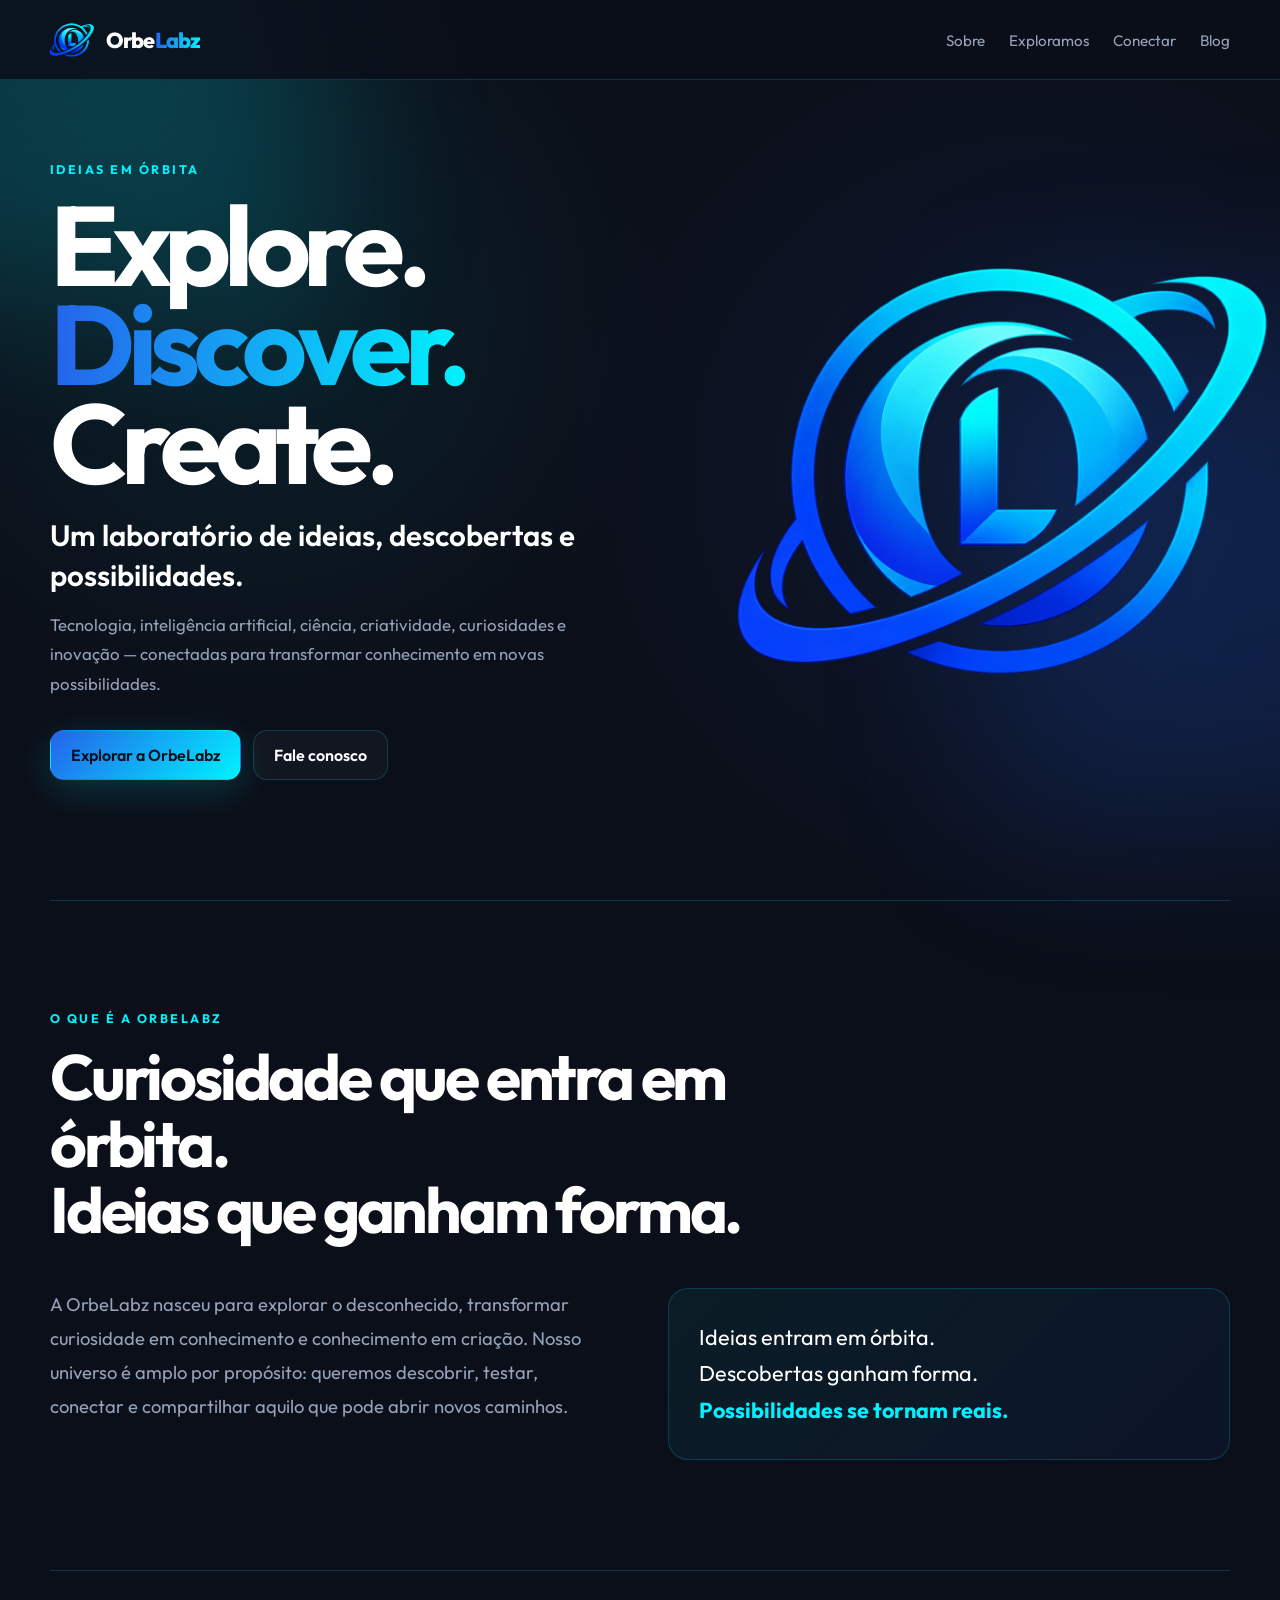
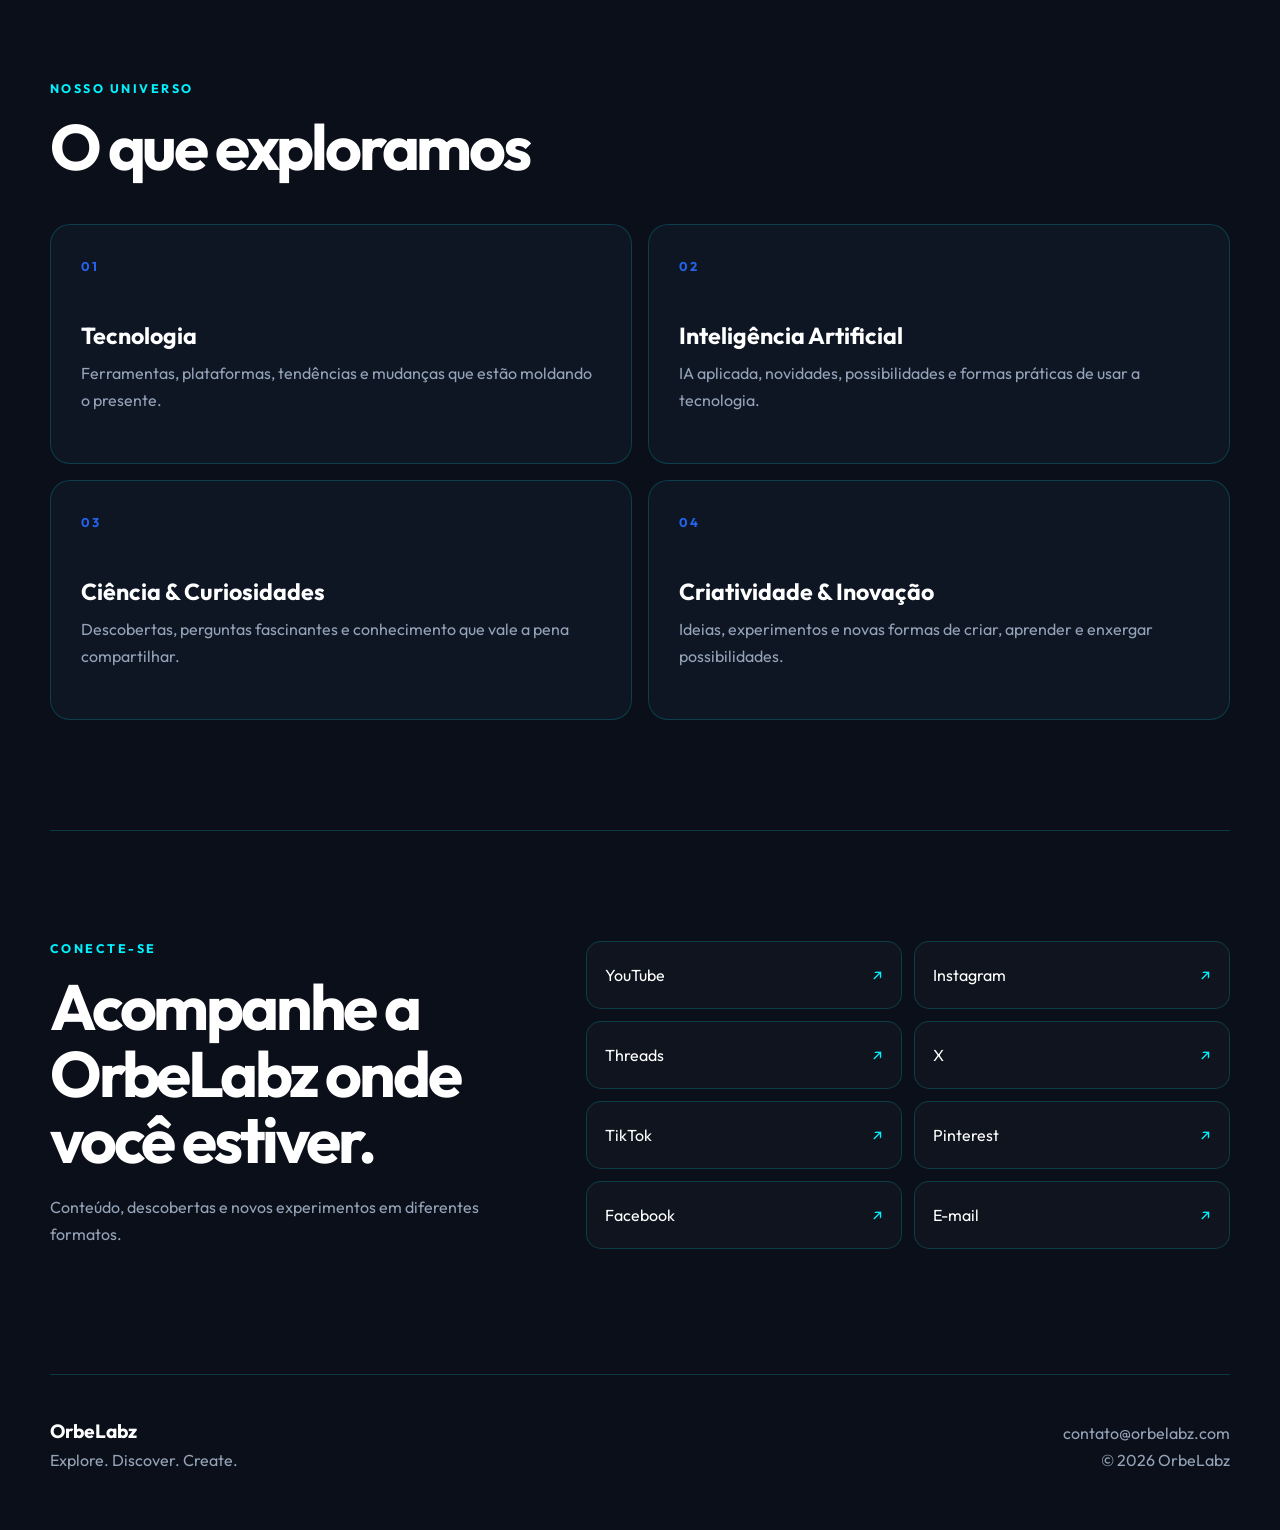
<file: index.html>
<!doctype html>
<html prefix="og: https://ogp.me/ns#" lang="pt-BR">
<head>
  <meta charset="utf-8" />
  <meta name="viewport" content="width=device-width, initial-scale=1" />
  <meta name="theme-color" content="#0B0F19" />
  <meta name="description" content="OrbeLabz — um laboratório de ideias, descobertas e possibilidades. Explore tecnologia, IA, ciência, criatividade, curiosidades e inovação." />
    <link rel="canonical" href="https://orbelabz.com/" />
  <meta property="og:title" content="OrbeLabz — Explore. Discover. Create." />
  <meta property="og:description" content="Um laboratório de ideias, descobertas e possibilidades. Tecnologia, IA, ciência e criatividade." />
  <meta property="og:type" content="website" />
  <meta property="og:site_name" content="OrbeLabz" />
  <meta property="og:locale" content="pt_BR" />
  <meta property="og:url" content="https://orbelabz.com/" />
  <meta property="og:image" content="https://orbelabz.com/social-orbelabz-v2.jpg" />
  <meta property="og:image:secure_url" content="https://orbelabz.com/social-orbelabz-v2.jpg" />
  <meta property="og:image:type" content="image/jpeg" />
  <meta property="og:image:width" content="1200" />
  <meta property="og:image:height" content="630" />
  <meta property="og:image:alt" content="OrbeLabz: Explore. Discover. Create., com a logo oficial orbital em azul e ciano." />
  <meta name="twitter:card" content="summary_large_image" />
  <meta name="twitter:site" content="@orbelabz" />
  <meta name="twitter:title" content="OrbeLabz — Explore. Discover. Create." />
  <meta name="twitter:description" content="Um laboratório de ideias, descobertas e possibilidades. Tecnologia, IA, ciência e criatividade." />
  <meta name="twitter:image" content="https://orbelabz.com/social-orbelabz-v2.jpg" />
  <meta name="twitter:image:alt" content="OrbeLabz: Explore. Discover. Create., com a logo oficial orbital em azul e ciano." />
  <title>OrbeLabz — Explore. Discover. Create.</title>
  
  
  
  
  
  <link rel="stylesheet" href="assets/font-local.css">
  <link rel="stylesheet" href="styles.css?v=c0db048" /><link rel="stylesheet" href="brand-colors.css?v=brand2-20261017"><link rel="stylesheet" href="logo.css?v=brand2-20261017">
<link rel="icon" href="orbelabz-favicon.ico?v=brand2-20261017" sizes="16x16 32x32 48x48">
<link rel="icon" href="orbelabz-favicon.svg?v=brand2-20261017" type="image/svg+xml" sizes="any">
<link rel="apple-touch-icon" href="orbelabz-apple-touch-icon.png?v=brand2-20261017" sizes="180x180"><meta name="application-name" content="OrbeLabz"></head>
<body>
  <div class="ambient ambient-one" aria-hidden="true"></div>
  <div class="ambient ambient-two" aria-hidden="true"></div>

  <header class="site-header">
    <a class="brand" href="https://orbelabz.com/" aria-label="OrbeLabz — página inicial">
      <span class="brand-mark" aria-hidden="true">
        <img src="assets/logo-oficial.png" alt="" width="44" height="44" />
      </span>
      <span class="brand-name"><span class="brand-orbe">Orbe</span><span class="brand-labz">Labz</span></span>
    </a>
    <nav class="nav" aria-label="Navegação principal">
      <a href="#sobre">Sobre</a>
      <a href="#exploramos">Exploramos</a>
      <a href="#conectar">Conectar</a>
      <a href="/blog/">Blog</a>
    </nav>
  </header>

  <main id="top">
    <section class="hero" aria-labelledby="hero-title">
      <div class="hero-copy">
        <p class="eyebrow">IDEIAS EM ÓRBITA</p>
        <h1 id="hero-title">Explore.<br /><span>Discover.</span><br />Create.</h1>
        <p class="hero-text">Um laboratório de ideias, descobertas e possibilidades.</p>
        <p class="hero-subtext">Tecnologia, inteligência artificial, ciência, criatividade, curiosidades e inovação — conectadas para transformar conhecimento em novas possibilidades.</p>
        <div class="hero-actions">
          <a class="button button-primary" href="#exploramos">Explorar a OrbeLabz</a>
          <a class="button button-secondary" href="mailto:contato@orbelabz.com">Fale conosco</a>
        </div>
      </div>

      <div class="hero-visual" aria-hidden="true"><span class="hero-logo-window"><img class="brand-symbol-new" src="assets/logo-oficial.png" width="1536" height="1024" alt=""></span></div>
    </section>

    <section class="section" id="sobre" aria-labelledby="sobre-title">
      <div class="section-heading">
        <p class="eyebrow">O QUE É A ORBELABZ</p>
        <h2 id="sobre-title">Curiosidade que entra em órbita.<br />Ideias que ganham forma.</h2>
      </div>
      <div class="about-grid">
        <p>A OrbeLabz nasceu para explorar o desconhecido, transformar curiosidade em conhecimento e conhecimento em criação. Nosso universo é amplo por propósito: queremos descobrir, testar, conectar e compartilhar aquilo que pode abrir novos caminhos.</p>
        <div class="statement">Ideias entram em órbita.<br />Descobertas ganham forma.<br /><strong>Possibilidades se tornam reais.</strong></div>
      </div>
    </section>

    <section class="section" id="exploramos" aria-labelledby="exploramos-title">
      <div class="section-heading">
        <p class="eyebrow">NOSSO UNIVERSO</p>
        <h2 id="exploramos-title">O que exploramos</h2>
      </div>
      <div class="cards">
        <article class="card"><span>01</span><h3>Tecnologia</h3><p>Ferramentas, plataformas, tendências e mudanças que estão moldando o presente.</p></article>
        <article class="card"><span>02</span><h3>Inteligência Artificial</h3><p>IA aplicada, novidades, possibilidades e formas práticas de usar a tecnologia.</p></article>
        <article class="card"><span>03</span><h3>Ciência & Curiosidades</h3><p>Descobertas, perguntas fascinantes e conhecimento que vale a pena compartilhar.</p></article>
        <article class="card"><span>04</span><h3>Criatividade & Inovação</h3><p>Ideias, experimentos e novas formas de criar, aprender e enxergar possibilidades.</p></article>
      </div>
    </section>

    <section class="section connect" id="conectar" aria-labelledby="conectar-title">
      <div class="connect-copy">
        <p class="eyebrow">CONECTE-SE</p>
        <h2 id="conectar-title">Acompanhe a OrbeLabz onde você estiver.</h2>
        <p>Conteúdo, descobertas e novos experimentos em diferentes formatos.</p>
      </div>
      <div class="social-grid">
        <a href="https://www.youtube.com/@orbelabz" rel="noopener noreferrer">YouTube <span>↗</span></a>
        <a href="https://www.instagram.com/orbelabz/" rel="noopener noreferrer">Instagram <span>↗</span></a>
        <a href="https://www.threads.net/@orbelabz" rel="noopener noreferrer">Threads <span>↗</span></a>
        <a href="https://x.com/orbelabz" rel="noopener noreferrer">X <span>↗</span></a>
        <a href="https://www.tiktok.com/@orbelabz" rel="noopener noreferrer">TikTok <span>↗</span></a>
        <a href="https://www.pinterest.com/orbelabz/" rel="noopener noreferrer">Pinterest <span>↗</span></a>
        <a href="https://www.facebook.com/orbelabz" rel="noopener noreferrer">Facebook <span>↗</span></a>
        <a href="mailto:contato@orbelabz.com">E-mail <span>↗</span></a>
      </div>
    </section>
  </main>

  <footer class="footer">
    <div>
      <strong>OrbeLabz</strong>
      <p>Explore. Discover. Create.</p>
    </div>
    <div class="footer-right">
      <a href="mailto:contato@orbelabz.com">contato@orbelabz.com</a>
      <span>© 2026 OrbeLabz</span>
    </div>
  </footer>
</body>
</html>
</file>
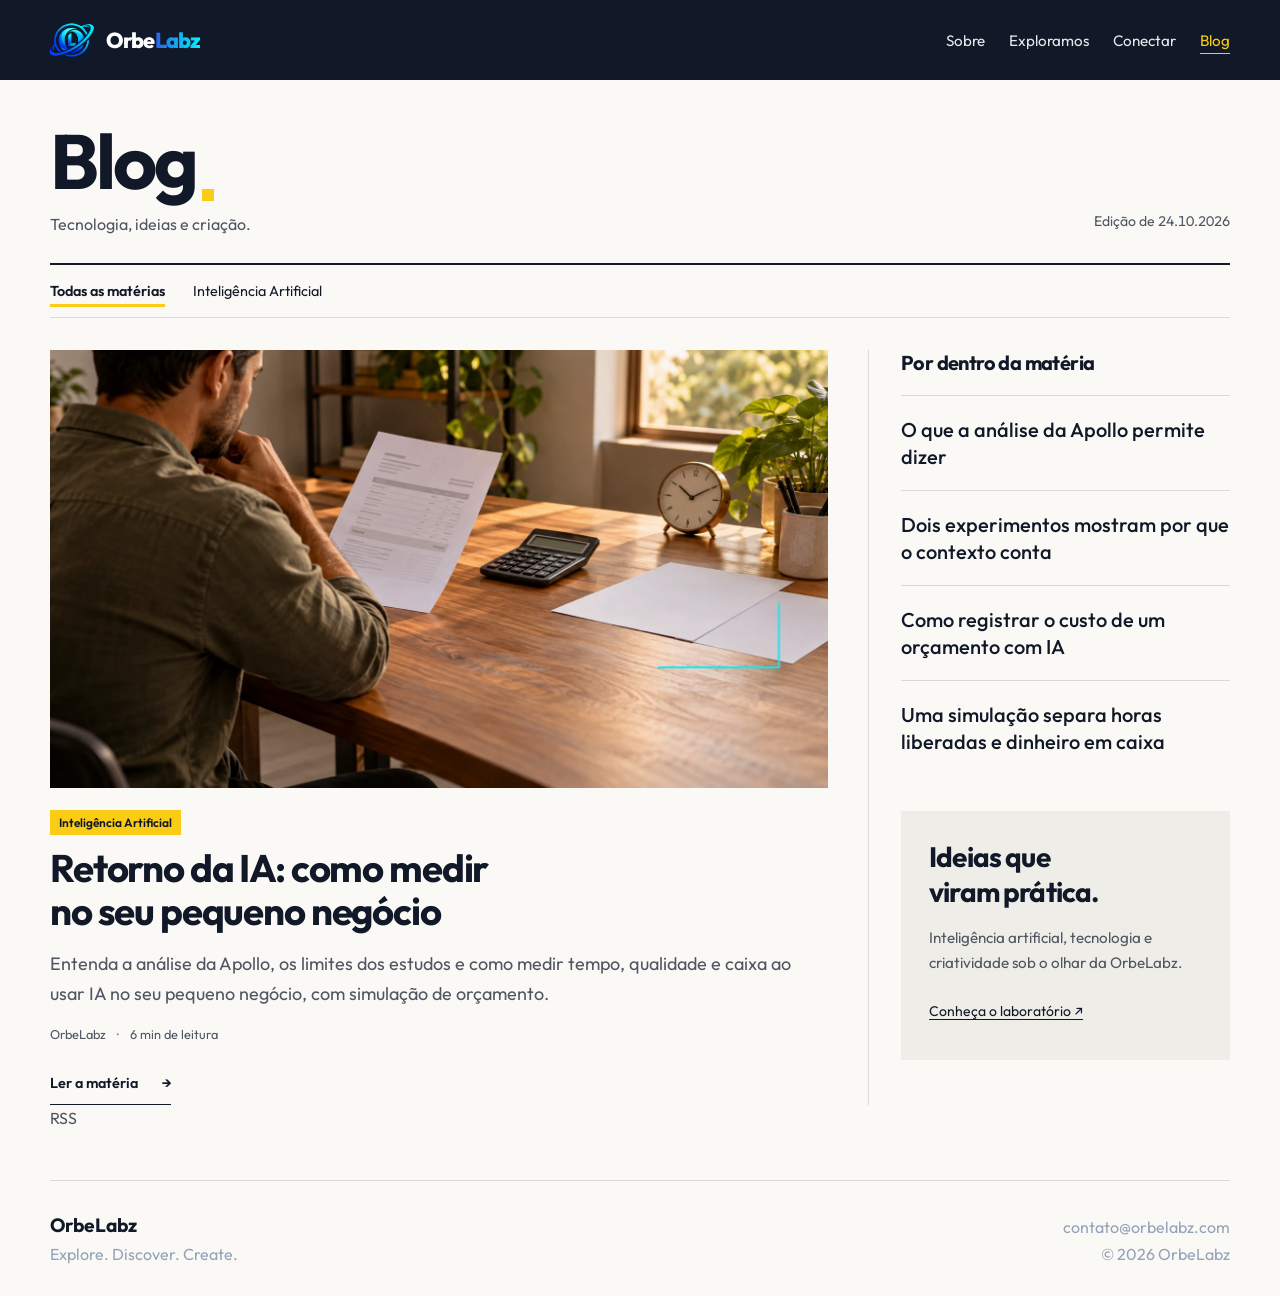
<file: blog/index.html>
<!doctype html><html lang="pt-BR"><head>
<meta charset="utf-8"><meta name="viewport" content="width=device-width, initial-scale=1">
<title>Blog | OrbeLabz</title><meta name="description" content="Ideias, tecnologia e criatividade no blog da OrbeLabz.">
<meta name="robots" content="index, follow"><link rel="canonical" href="https://orbelabz.com/blog/">
<meta property="og:title" content="Blog"><meta property="og:description" content="Ideias, tecnologia e criatividade no blog da OrbeLabz.">
<meta property="og:type" content="website"><meta property="og:url" content="https://orbelabz.com/blog/">
<meta property="og:image" content="https://orbelabz.com/social-orbelabz-v2.jpg"><meta property="og:locale" content="pt_BR">
<meta name="twitter:card" content="summary_large_image"><link rel="alternate" type="application/rss+xml" title="Blog OrbeLabz" href="/blog/rss.xml">
<link rel="icon" href="/orbelabz-favicon.ico"><link rel="stylesheet" href="/assets/font-local.css">
<link rel="stylesheet" href="/styles.css"><link rel="stylesheet" href="/brand-colors.css"><link rel="stylesheet" href="/logo.css"><link rel="stylesheet" href="/blog.css?v=19d55db0d14b">
</head><body class="blog-theme"><a class="blog-skip" href="#conteudo">Pular para o conteúdo</a><header class="site-header">
    <a class="brand" href="/" aria-label="OrbeLabz — página inicial">
      <span class="brand-mark" aria-hidden="true">
        <img src="/assets/logo-oficial.png" alt="" width="44" height="44" />
      </span>
      <span class="brand-name"><span class="brand-orbe">Orbe</span><span class="brand-labz">Labz</span></span>
    </a>
    <nav class="nav" aria-label="Navegação principal">
      <a href="/#sobre">Sobre</a>
      <a href="/#exploramos">Exploramos</a>
      <a href="/#conectar">Conectar</a>
      <a href="/blog/">Blog</a>
    </nav>
  </header>
<main id="conteudo" tabindex="-1" class="blog-page"><div class="edition-heading"><div><h1>Blog<span aria-hidden="true">.</span></h1><p>Tecnologia, ideias e criação.</p></div><p class="edition-date">Edição de <time datetime="2026-10-24T22:13:00-03:00">24.10.2026</time></p></div>
<nav class="blog-topics" aria-label="Assuntos do blog"><a href="/blog/" aria-current="page">Todas as matérias</a><a href="/blog/categoria/inteligencia-artificial/">Inteligência Artificial</a></nav>
<div class="edition-grid"><section class="lead-story" aria-labelledby="lead-title"><a class="lead-image" href="/blog/retorno-ia-pequeno-negocio/" tabindex="-1" aria-hidden="true"><img src="/assets/retorno-ia-pequeno-negocio/capa.webp" alt="" width="1920" height="1080" fetchpriority="high"></a>
<div class="story-label"><a href="/blog/categoria/inteligencia-artificial/">Inteligência Artificial</a></div>
<h2 id="lead-title"><a href="/blog/retorno-ia-pequeno-negocio/">Retorno da IA: como medir no seu pequeno negócio</a></h2><p class="lead-description">Entenda a análise da Apollo, os limites dos estudos e como medir tempo, qualidade e caixa ao usar IA no seu pequeno negócio, com simulação de orçamento.</p><p class="byline">OrbeLabz <span>·</span> 6 min de leitura</p><a class="read-story" href="/blog/retorno-ia-pequeno-negocio/">Ler a matéria <span aria-hidden="true">→</span></a></section>
<aside class="edition-sidebar" aria-label="Nesta edição"><h2>Por dentro da matéria</h2><ol><li><a href="/blog/retorno-ia-pequeno-negocio/#secao-1">O que a análise da Apollo permite dizer</a></li><li><a href="/blog/retorno-ia-pequeno-negocio/#secao-2">Dois experimentos mostram por que o contexto conta</a></li><li><a href="/blog/retorno-ia-pequeno-negocio/#secao-3">Como registrar o custo de um orçamento com IA</a></li><li><a href="/blog/retorno-ia-pequeno-negocio/#secao-4">Uma simulação separa horas liberadas e dinheiro em caixa</a></li></ol><div class="editor-note"><h2>Ideias que viram prática.</h2><p>Inteligência artificial, tecnologia e criatividade sob o olhar da OrbeLabz.</p><a href="/#sobre">Conheça o laboratório <span aria-hidden="true">↗</span></a></div></aside></div>

<p><a href="/blog/rss.xml">RSS</a></p></main><footer class="footer">
    <div>
      <strong>OrbeLabz</strong>
      <p>Explore. Discover. Create.</p>
    </div>
    <div class="footer-right">
      <a href="mailto:contato@orbelabz.com">contato@orbelabz.com</a>
      <span>© 2026 OrbeLabz</span>
    </div>
  </footer></body></html>
</file>
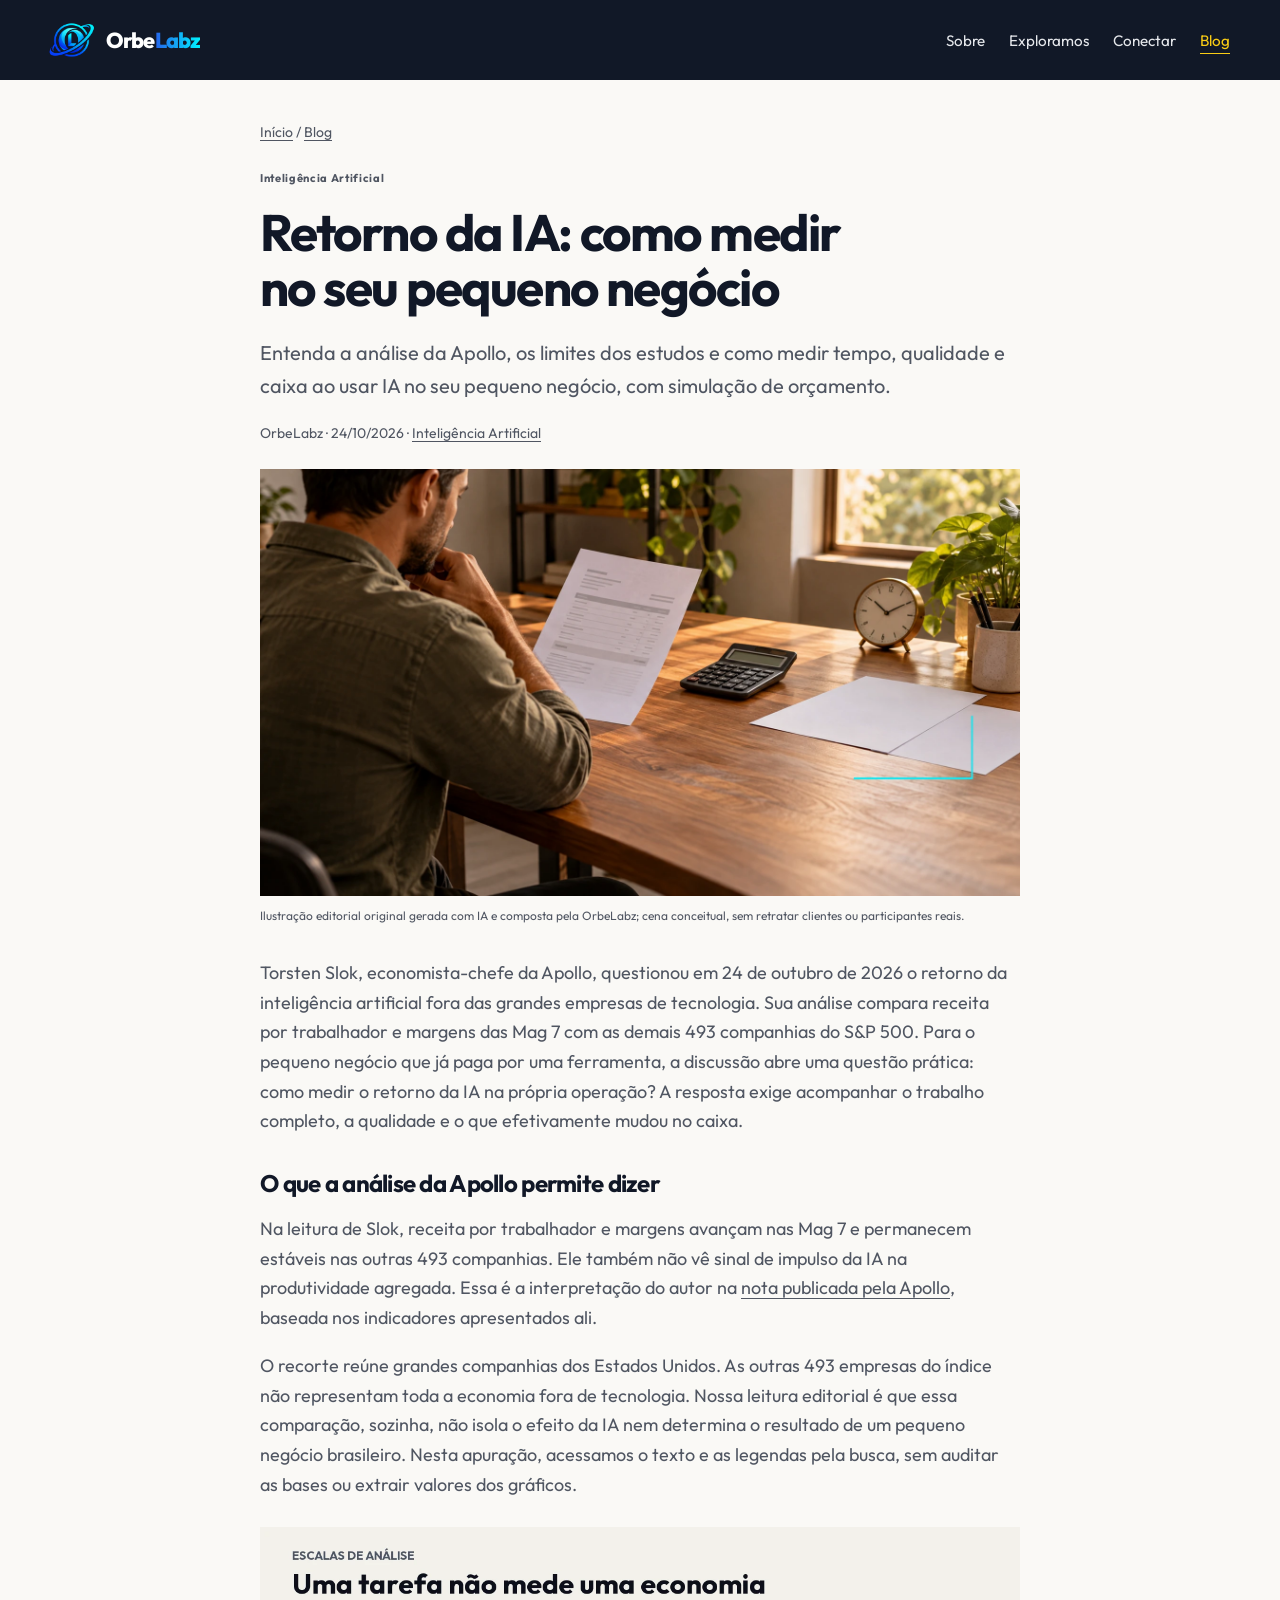
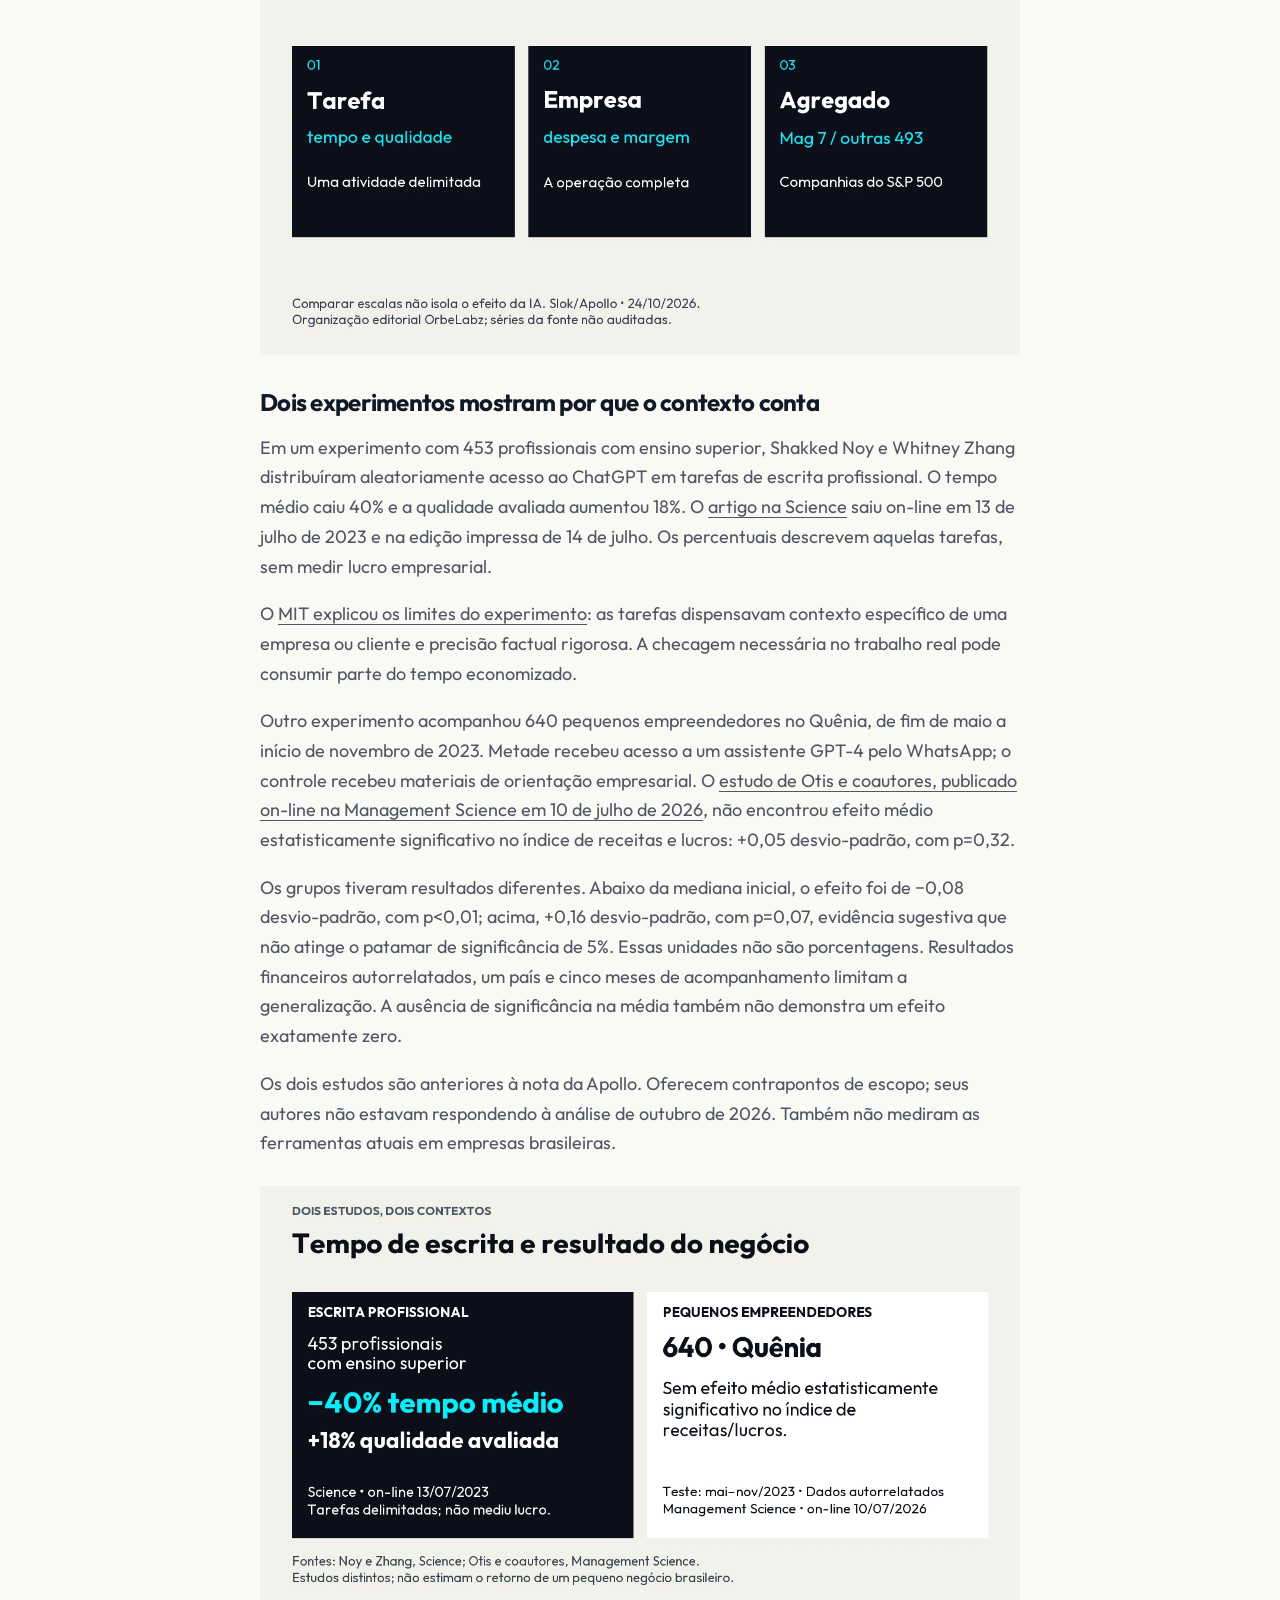
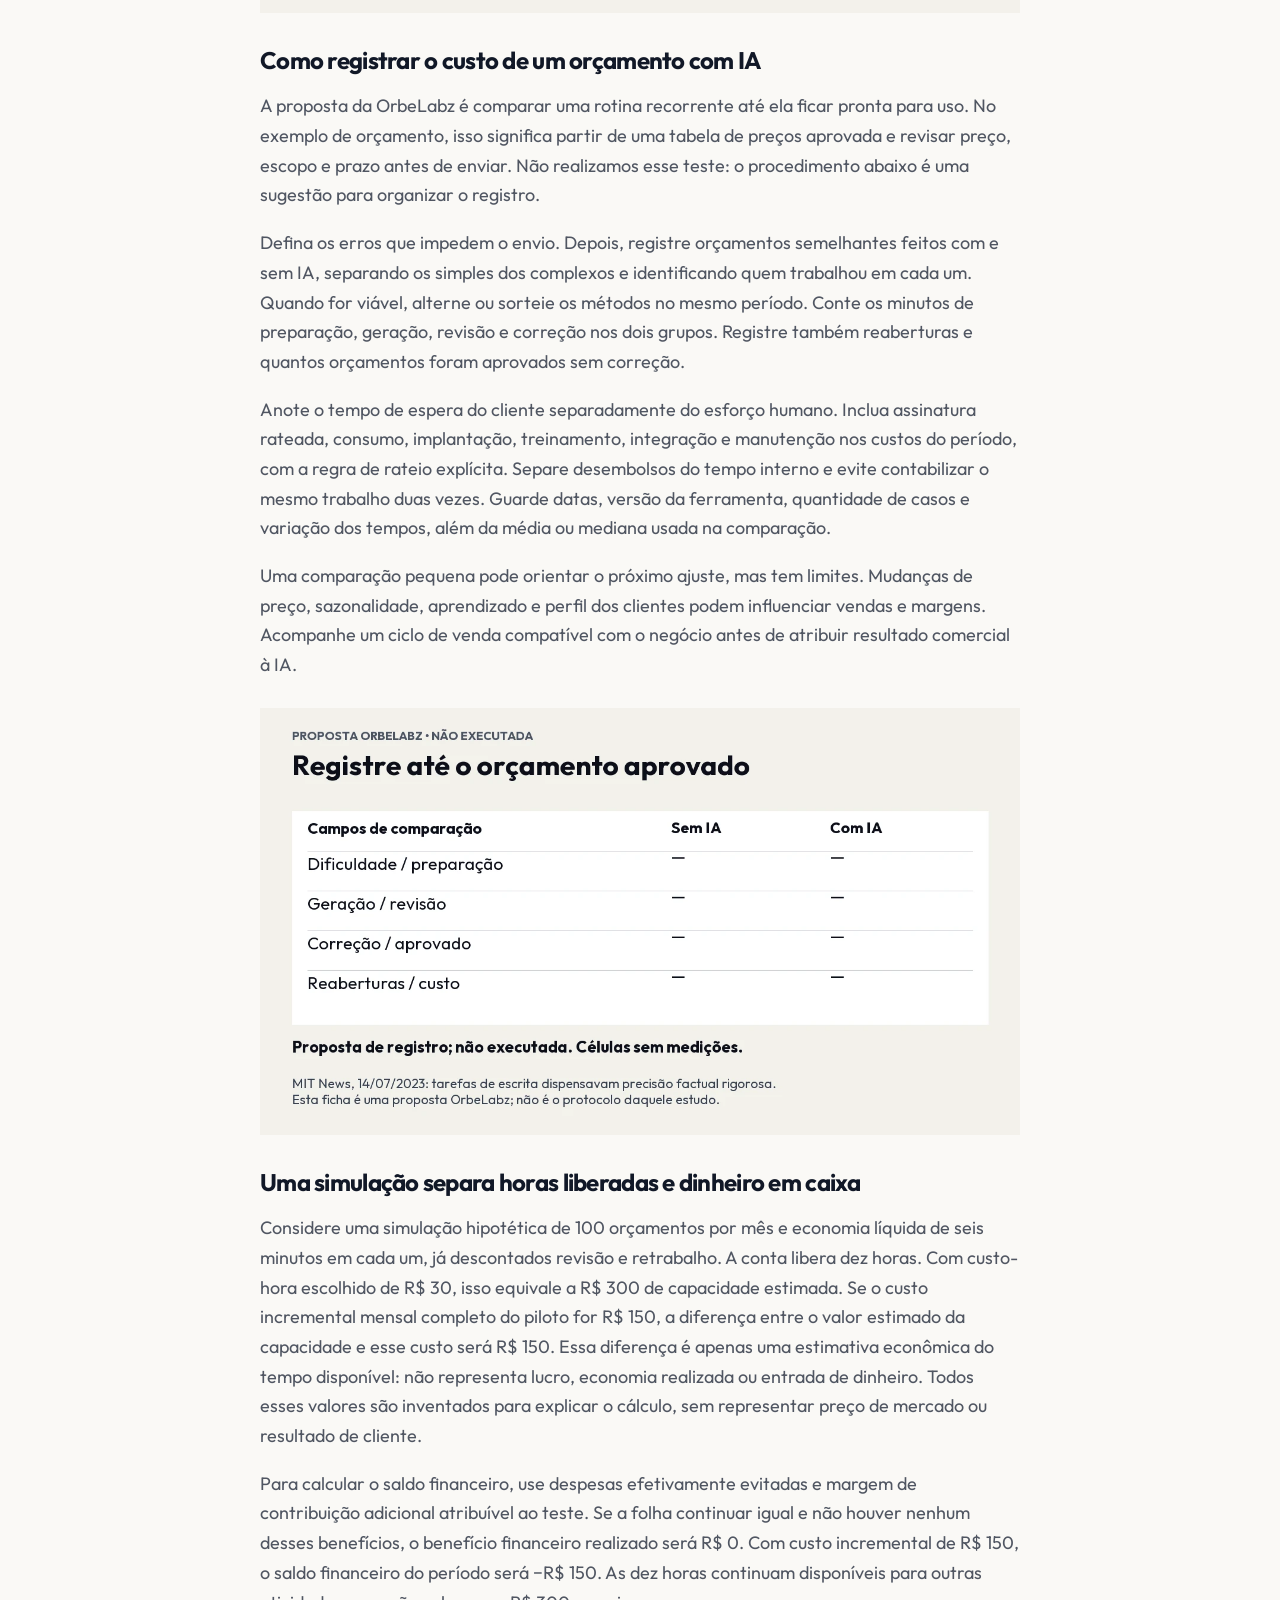
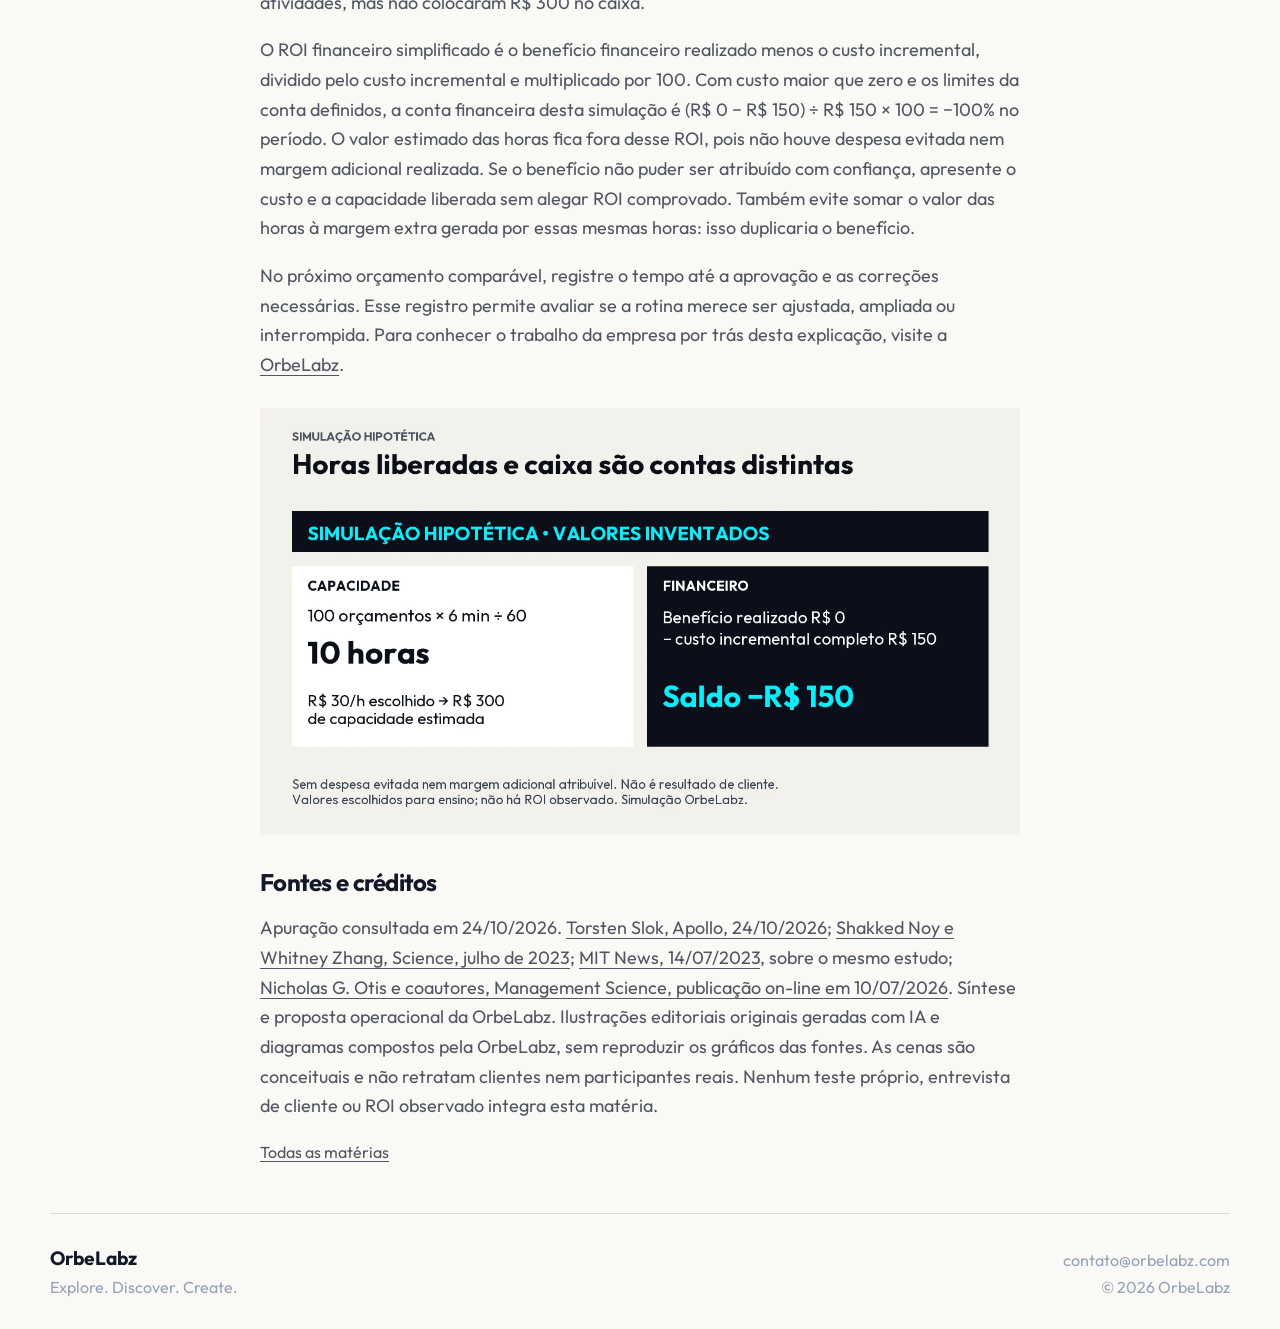
<file: blog/retorno-ia-pequeno-negocio/index.html>
<!doctype html><html lang="pt-BR"><head>
<meta charset="utf-8"><meta name="viewport" content="width=device-width, initial-scale=1">
<title>Retorno da IA: como medir no seu pequeno negócio | OrbeLabz</title><meta name="description" content="Entenda a análise da Apollo, os limites dos estudos e como medir tempo, qualidade e caixa ao usar IA no seu pequeno negócio, com simulação de orçamento.">
<meta name="robots" content="index, follow"><link rel="canonical" href="https://orbelabz.com/blog/retorno-ia-pequeno-negocio/">
<meta property="og:title" content="Retorno da IA: como medir no seu pequeno negócio"><meta property="og:description" content="Entenda a análise da Apollo, os limites dos estudos e como medir tempo, qualidade e caixa ao usar IA no seu pequeno negócio, com simulação de orçamento.">
<meta property="og:type" content="article"><meta property="og:url" content="https://orbelabz.com/blog/retorno-ia-pequeno-negocio/">
<meta property="og:image" content="https://orbelabz.com/assets/retorno-ia-pequeno-negocio/capa.webp"><meta property="og:locale" content="pt_BR">
<meta name="twitter:card" content="summary_large_image"><link rel="alternate" type="application/rss+xml" title="Blog OrbeLabz" href="/blog/rss.xml">
<link rel="icon" href="/orbelabz-favicon.ico"><link rel="stylesheet" href="/assets/font-local.css">
<link rel="stylesheet" href="/styles.css"><link rel="stylesheet" href="/brand-colors.css"><link rel="stylesheet" href="/logo.css"><link rel="stylesheet" href="/blog.css?v=19d55db0d14b"><script type="application/ld+json">{"@context": "https://schema.org", "@type": "Article", "headline": "Retorno da IA: como medir no seu pequeno negócio", "description": "Entenda a análise da Apollo, os limites dos estudos e como medir tempo, qualidade e caixa ao usar IA no seu pequeno negócio, com simulação de orçamento.", "image": ["https://orbelabz.com/assets/retorno-ia-pequeno-negocio/capa.webp"], "datePublished": "2026-10-24T22:13:00-03:00", "dateModified": "2026-10-24T22:13:00-03:00", "author": {"@type": "Organization", "name": "OrbeLabz", "url": "https://orbelabz.com"}, "publisher": {"@type": "Organization", "name": "OrbeLabz", "url": "https://orbelabz.com"}, "mainEntityOfPage": "https://orbelabz.com/blog/retorno-ia-pequeno-negocio/"}</script>
</head><body class="blog-theme"><a class="blog-skip" href="#conteudo">Pular para o conteúdo</a><header class="site-header">
    <a class="brand" href="/" aria-label="OrbeLabz — página inicial">
      <span class="brand-mark" aria-hidden="true">
        <img src="/assets/logo-oficial.png" alt="" width="44" height="44" />
      </span>
      <span class="brand-name"><span class="brand-orbe">Orbe</span><span class="brand-labz">Labz</span></span>
    </a>
    <nav class="nav" aria-label="Navegação principal">
      <a href="/#sobre">Sobre</a>
      <a href="/#exploramos">Exploramos</a>
      <a href="/#conectar">Conectar</a>
      <a href="/blog/">Blog</a>
    </nav>
  </header>
<main id="conteudo" tabindex="-1" class="blog-page"><div class="blog-story"><nav class="breadcrumbs" aria-label="Caminho da página"><a href="/">Início</a> / <a href="/blog/">Blog</a></nav><article>
<p class="eyebrow">Inteligência Artificial</p><h1>Retorno da IA: como medir no seu pequeno negócio</h1>
<p class="hero-subtext">Entenda a análise da Apollo, os limites dos estudos e como medir tempo, qualidade e caixa ao usar IA no seu pequeno negócio, com simulação de orçamento.</p><p class="blog-meta">OrbeLabz · <time datetime="2026-10-24T22:13:00-03:00">24/10/2026</time> · <a href="/blog/categoria/inteligencia-artificial/">Inteligência Artificial</a></p>
<img class="blog-cover" src="/assets/retorno-ia-pequeno-negocio/capa.webp" alt="Pessoa revisa um orçamento em um pequeno escritório, com relógio e calculadora sobre a mesa." width="1920" height="1080"><p class="image-credit">Ilustração editorial original gerada com IA e composta pela OrbeLabz; cena conceitual, sem retratar clientes ou participantes reais.</p><p>Torsten Slok, economista-chefe da Apollo, questionou em 24 de outubro de 2026 o retorno da inteligência artificial fora das grandes empresas de tecnologia. Sua análise compara receita por trabalhador e margens das Mag 7 com as demais 493 companhias do S&amp;P 500. Para o pequeno negócio que já paga por uma ferramenta, a discussão abre uma questão prática: como medir o retorno da IA na própria operação? A resposta exige acompanhar o trabalho completo, a qualidade e o que efetivamente mudou no caixa.</p>
<h2 id="secao-1">O que a análise da Apollo permite dizer</h2>
<p>Na leitura de Slok, receita por trabalhador e margens avançam nas Mag 7 e permanecem estáveis nas outras 493 companhias. Ele também não vê sinal de impulso da IA na produtividade agregada. Essa é a interpretação do autor na <a href="https://www.apollo.com/institutional/insights-news/insights/daily-spark/no-signs-of-ai-payoff-outside-the-tech-sector">nota publicada pela Apollo</a>, baseada nos indicadores apresentados ali.</p>
<p>O recorte reúne grandes companhias dos Estados Unidos. As outras 493 empresas do índice não representam toda a economia fora de tecnologia. Nossa leitura editorial é que essa comparação, sozinha, não isola o efeito da IA nem determina o resultado de um pequeno negócio brasileiro. Nesta apuração, acessamos o texto e as legendas pela busca, sem auditar as bases ou extrair valores dos gráficos.</p>
<figure class="blog-illustration"><img class="blog-cover" src="/assets/retorno-ia-pequeno-negocio/tarefa-empresa-agregado.webp" alt="Diagrama separa uma tarefa, o resultado de uma empresa e o recorte Mag 7 versus outras 493 companhias do S&amp;P 500." width="1920" height="1080" loading="lazy" decoding="async"></figure>
<h2 id="secao-2">Dois experimentos mostram por que o contexto conta</h2>
<p>Em um experimento com 453 profissionais com ensino superior, Shakked Noy e Whitney Zhang distribuíram aleatoriamente acesso ao ChatGPT em tarefas de escrita profissional. O tempo médio caiu 40% e a qualidade avaliada aumentou 18%. O <a href="https://doi.org/10.1126/science.adh2586">artigo na Science</a> saiu on-line em 13 de julho de 2023 e na edição impressa de 14 de julho. Os percentuais descrevem aquelas tarefas, sem medir lucro empresarial.</p>
<p>O <a href="https://news.mit.edu/2023/study-finds-chatgpt-boosts-worker-productivity-writing-0714">MIT explicou os limites do experimento</a>: as tarefas dispensavam contexto específico de uma empresa ou cliente e precisão factual rigorosa. A checagem necessária no trabalho real pode consumir parte do tempo economizado.</p>
<p>Outro experimento acompanhou 640 pequenos empreendedores no Quênia, de fim de maio a início de novembro de 2023. Metade recebeu acesso a um assistente GPT-4 pelo WhatsApp; o controle recebeu materiais de orientação empresarial. O <a href="https://pubsonline.informs.org/doi/10.1287/mnsc.2024.06909">estudo de Otis e coautores, publicado on-line na Management Science em 10 de julho de 2026</a>, não encontrou efeito médio estatisticamente significativo no índice de receitas e lucros: +0,05 desvio-padrão, com p=0,32.</p>
<p>Os grupos tiveram resultados diferentes. Abaixo da mediana inicial, o efeito foi de −0,08 desvio-padrão, com p&lt;0,01; acima, +0,16 desvio-padrão, com p=0,07, evidência sugestiva que não atinge o patamar de significância de 5%. Essas unidades não são porcentagens. Resultados financeiros autorrelatados, um país e cinco meses de acompanhamento limitam a generalização. A ausência de significância na média também não demonstra um efeito exatamente zero.</p>
<p>Os dois estudos são anteriores à nota da Apollo. Oferecem contrapontos de escopo; seus autores não estavam respondendo à análise de outubro de 2026. Também não mediram as ferramentas atuais em empresas brasileiras.</p>
<figure class="blog-illustration"><img class="blog-cover" src="/assets/retorno-ia-pequeno-negocio/estudos-em-contexto.webp" alt="Dois cartões distinguem o experimento de escrita com 453 profissionais e o estudo com 640 empreendedores no Quênia, com datas e limites próprios." width="1920" height="1080" loading="lazy" decoding="async"></figure>
<h2 id="secao-3">Como registrar o custo de um orçamento com IA</h2>
<p>A proposta da OrbeLabz é comparar uma rotina recorrente até ela ficar pronta para uso. No exemplo de orçamento, isso significa partir de uma tabela de preços aprovada e revisar preço, escopo e prazo antes de enviar. Não realizamos esse teste: o procedimento abaixo é uma sugestão para organizar o registro.</p>
<p>Defina os erros que impedem o envio. Depois, registre orçamentos semelhantes feitos com e sem IA, separando os simples dos complexos e identificando quem trabalhou em cada um. Quando for viável, alterne ou sorteie os métodos no mesmo período. Conte os minutos de preparação, geração, revisão e correção nos dois grupos. Registre também reaberturas e quantos orçamentos foram aprovados sem correção.</p>
<p>Anote o tempo de espera do cliente separadamente do esforço humano. Inclua assinatura rateada, consumo, implantação, treinamento, integração e manutenção nos custos do período, com a regra de rateio explícita. Separe desembolsos do tempo interno e evite contabilizar o mesmo trabalho duas vezes. Guarde datas, versão da ferramenta, quantidade de casos e variação dos tempos, além da média ou mediana usada na comparação.</p>
<p>Uma comparação pequena pode orientar o próximo ajuste, mas tem limites. Mudanças de preço, sazonalidade, aprendizado e perfil dos clientes podem influenciar vendas e margens. Acompanhe um ciclo de venda compatível com o negócio antes de atribuir resultado comercial à IA.</p>
<figure class="blog-illustration"><img class="blog-cover" src="/assets/retorno-ia-pequeno-negocio/registro-do-orcamento.webp" alt="Ficha vazia para comparar orçamentos com e sem IA, incluindo revisão, correção, aprovação e custo, identificada como proposta não executada." width="1920" height="1080" loading="lazy" decoding="async"></figure>
<h2 id="secao-4">Uma simulação separa horas liberadas e dinheiro em caixa</h2>
<p>Considere uma simulação hipotética de 100 orçamentos por mês e economia líquida de seis minutos em cada um, já descontados revisão e retrabalho. A conta libera dez horas. Com custo-hora escolhido de R$ 30, isso equivale a R$ 300 de capacidade estimada. Se o custo incremental mensal completo do piloto for R$ 150, a diferença entre o valor estimado da capacidade e esse custo será R$ 150. Essa diferença é apenas uma estimativa econômica do tempo disponível: não representa lucro, economia realizada ou entrada de dinheiro. Todos esses valores são inventados para explicar o cálculo, sem representar preço de mercado ou resultado de cliente.</p>
<p>Para calcular o saldo financeiro, use despesas efetivamente evitadas e margem de contribuição adicional atribuível ao teste. Se a folha continuar igual e não houver nenhum desses benefícios, o benefício financeiro realizado será R$ 0. Com custo incremental de R$ 150, o saldo financeiro do período será −R$ 150. As dez horas continuam disponíveis para outras atividades, mas não colocaram R$ 300 no caixa.</p>
<p>O ROI financeiro simplificado é o benefício financeiro realizado menos o custo incremental, dividido pelo custo incremental e multiplicado por 100. Com custo maior que zero e os limites da conta definidos, a conta financeira desta simulação é (R$ 0 − R$ 150) ÷ R$ 150 × 100 = −100% no período. O valor estimado das horas fica fora desse ROI, pois não houve despesa evitada nem margem adicional realizada. Se o benefício não puder ser atribuído com confiança, apresente o custo e a capacidade liberada sem alegar ROI comprovado. Também evite somar o valor das horas à margem extra gerada por essas mesmas horas: isso duplicaria o benefício.</p>
<p>No próximo orçamento comparável, registre o tempo até a aprovação e as correções necessárias. Esse registro permite avaliar se a rotina merece ser ajustada, ampliada ou interrompida. Para conhecer o trabalho da empresa por trás desta explicação, visite a <a href="https://orbelabz.com/">OrbeLabz</a>.</p>
<figure class="blog-illustration"><img class="blog-cover" src="/assets/retorno-ia-pequeno-negocio/simulacao-horas-caixa.webp" alt="Simulação hipotética separa dez horas liberadas e R$ 300 de capacidade estimada de saldo financeiro negativo de R$ 150 quando o benefício realizado é zero." width="1920" height="1080" loading="lazy" decoding="async"></figure>
<h2 id="secao-5">Fontes e créditos</h2>
<p>Apuração consultada em 24/10/2026. <a href="https://www.apollo.com/institutional/insights-news/insights/daily-spark/no-signs-of-ai-payoff-outside-the-tech-sector">Torsten Slok, Apollo, 24/10/2026</a>; <a href="https://doi.org/10.1126/science.adh2586">Shakked Noy e Whitney Zhang, Science, julho de 2023</a>; <a href="https://news.mit.edu/2023/study-finds-chatgpt-boosts-worker-productivity-writing-0714">MIT News, 14/07/2023</a>, sobre o mesmo estudo; <a href="https://pubsonline.informs.org/doi/10.1287/mnsc.2024.06909">Nicholas G. Otis e coautores, Management Science, publicação on-line em 10/07/2026</a>. Síntese e proposta operacional da OrbeLabz. Ilustrações editoriais originais geradas com IA e diagramas compostos pela OrbeLabz, sem reproduzir os gráficos das fontes. As cenas são conceituais e não retratam clientes nem participantes reais. Nenhum teste próprio, entrevista de cliente ou ROI observado integra esta matéria.</p></article><p><a href="/blog/">Todas as matérias</a></p></div></main><footer class="footer">
    <div>
      <strong>OrbeLabz</strong>
      <p>Explore. Discover. Create.</p>
    </div>
    <div class="footer-right">
      <a href="mailto:contato@orbelabz.com">contato@orbelabz.com</a>
      <span>© 2026 OrbeLabz</span>
    </div>
  </footer></body></html>
</file>
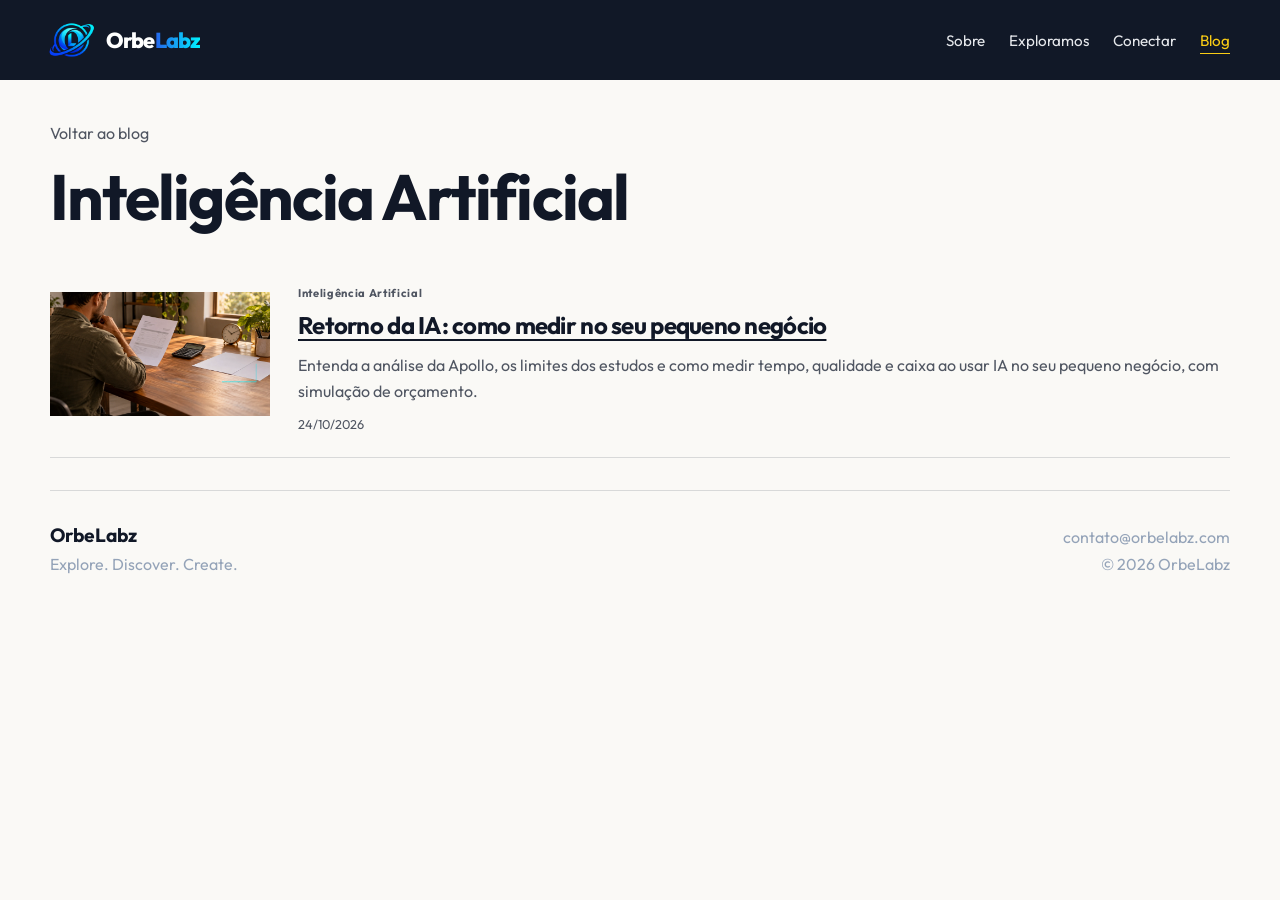
<file: blog/categoria/inteligencia-artificial/index.html>
<!doctype html><html lang="pt-BR"><head>
<meta charset="utf-8"><meta name="viewport" content="width=device-width, initial-scale=1">
<title>Inteligência Artificial | OrbeLabz</title><meta name="description" content="Matérias sobre Inteligência Artificial no blog OrbeLabz.">
<meta name="robots" content="index, follow"><link rel="canonical" href="https://orbelabz.com/blog/categoria/inteligencia-artificial/">
<meta property="og:title" content="Inteligência Artificial"><meta property="og:description" content="Matérias sobre Inteligência Artificial no blog OrbeLabz.">
<meta property="og:type" content="website"><meta property="og:url" content="https://orbelabz.com/blog/categoria/inteligencia-artificial/">
<meta property="og:image" content="https://orbelabz.com/social-orbelabz-v2.jpg"><meta property="og:locale" content="pt_BR">
<meta name="twitter:card" content="summary_large_image"><link rel="alternate" type="application/rss+xml" title="Blog OrbeLabz" href="/blog/rss.xml">
<link rel="icon" href="/orbelabz-favicon.ico"><link rel="stylesheet" href="/assets/font-local.css">
<link rel="stylesheet" href="/styles.css"><link rel="stylesheet" href="/brand-colors.css"><link rel="stylesheet" href="/logo.css"><link rel="stylesheet" href="/blog.css?v=19d55db0d14b">
</head><body class="blog-theme"><a class="blog-skip" href="#conteudo">Pular para o conteúdo</a><header class="site-header">
    <a class="brand" href="/" aria-label="OrbeLabz — página inicial">
      <span class="brand-mark" aria-hidden="true">
        <img src="/assets/logo-oficial.png" alt="" width="44" height="44" />
      </span>
      <span class="brand-name"><span class="brand-orbe">Orbe</span><span class="brand-labz">Labz</span></span>
    </a>
    <nav class="nav" aria-label="Navegação principal">
      <a href="/#sobre">Sobre</a>
      <a href="/#exploramos">Exploramos</a>
      <a href="/#conectar">Conectar</a>
      <a href="/blog/">Blog</a>
    </nav>
  </header>
<main id="conteudo" tabindex="-1" class="blog-page"><p><a href="/blog/">Voltar ao blog</a></p><h1>Inteligência Artificial</h1><article class="blog-entry"><img class="blog-cover" src="/assets/retorno-ia-pequeno-negocio/capa.webp" alt="Pessoa revisa um orçamento em um pequeno escritório, com relógio e calculadora sobre a mesa." width="1920" height="1080" loading="lazy"><div>
<p class="eyebrow">Inteligência Artificial</p>
<h2><a href="/blog/retorno-ia-pequeno-negocio/">Retorno da IA: como medir no seu pequeno negócio</a></h2><p>Entenda a análise da Apollo, os limites dos estudos e como medir tempo, qualidade e caixa ao usar IA no seu pequeno negócio, com simulação de orçamento.</p>
<time datetime="2026-10-24T22:13:00-03:00">24/10/2026</time></div></article></main><footer class="footer">
    <div>
      <strong>OrbeLabz</strong>
      <p>Explore. Discover. Create.</p>
    </div>
    <div class="footer-right">
      <a href="mailto:contato@orbelabz.com">contato@orbelabz.com</a>
      <span>© 2026 OrbeLabz</span>
    </div>
  </footer></body></html>
</file>
<file: assets/font-local.css>
@font-face{font-family:Outfit;src:url('../assets/Outfit.ttf') format('truetype');font-weight:100 900;font-display:swap}
</file>
<file: styles.css>
:root {
  --space-black: #090b14;
  --deep-navy: #0e1b3d;
  --electric-blue: #3b82f6;
  --cyan: #22d3ee;
  --violet: #8b5cf6;
  --white: #ffffff;
  --muted: #a8b3cf;
  --panel: rgba(15, 24, 52, 0.62);
  --line: rgba(255, 255, 255, 0.09);
}

* { box-sizing: border-box; }
html { scroll-behavior: smooth; scroll-padding-top: 110px; }
body {
  margin: 0;
  min-height: 100vh;
  overflow-x: hidden;
  color: var(--white);
  background:
    radial-gradient(circle at 20% 10%, rgba(34, 211, 238, .08), transparent 26rem),
    radial-gradient(circle at 80% 15%, rgba(139, 92, 246, .10), transparent 30rem),
    linear-gradient(180deg, #070a12 0%, var(--space-black) 55%, #070a12 100%);
  font-family: "Outfit", system-ui, -apple-system, BlinkMacSystemFont, "Segoe UI", sans-serif;
}

a { color: inherit; text-decoration: none; }
a:focus-visible { outline: 2px solid var(--cyan); outline-offset: 6px; }

.ambient {
  position: fixed;
  width: 32rem;
  height: 32rem;
  filter: blur(90px);
  opacity: .18;
  pointer-events: none;
  z-index: -1;
}
.ambient-one { background: var(--cyan); top: -14rem; left: -12rem; }
.ambient-two { background: var(--violet); right: -14rem; top: 35vh; }

.site-header {
  position: sticky;
  top: 0;
  z-index: 10;
  display: flex;
  align-items: center;
  justify-content: space-between;
  gap: 2rem;
  width: min(1180px, calc(100% - 40px));
  margin: 0 auto;
  padding: 18px 0;
}
.site-header::before {
  content: "";
  position: absolute;
  top: 0;
  bottom: 0;
  left: 50%;
  width: 100vw;
  transform: translateX(-50%);
  z-index: -1;
  background: rgba(9, 11, 20, .85);
  border-bottom: 1px solid var(--line);
  backdrop-filter: blur(14px);
}

.brand { display: inline-flex; align-items: center; gap: 12px; font-weight: 800; flex-shrink: 0; }
.brand-name { font-size: 1.35rem; letter-spacing: -.04em; }
.brand-orbe { color: #fff; }
.brand-labz {
  background: linear-gradient(90deg, var(--cyan), var(--electric-blue), var(--violet));
  -webkit-background-clip: text;
  background-clip: text;
  color: transparent;
}

.brand-mark {
  position: relative;
  width: 44px;
  height: 44px;
  flex: 0 0 44px;
  display: block;
  isolation: isolate;
}
.brand-mark img { display: block; width: 100%; height: 100%; }

.nav { display: flex; flex-wrap: wrap; gap: 24px; color: var(--muted); font-size: .95rem; }
.nav a { display: inline-flex; align-items: center; min-height: 44px; }
.nav a:hover { color: #fff; }

main, .footer { width: min(1180px, calc(100% - 40px)); margin: 0 auto; }

.hero {
  min-height: calc(100vh - 80px);
  display: grid;
  grid-template-columns: minmax(0, 1.05fr) minmax(0, .95fr);
  align-items: center;
  gap: clamp(30px, 5vw, 70px);
  padding: 72px 0 110px;
}

.eyebrow {
  margin: 0 0 18px;
  color: var(--cyan);
  font-size: .78rem;
  font-weight: 700;
  letter-spacing: .2em;
}

h1, h2, h3, p { margin-top: 0; }
h1 {
  margin-bottom: 24px;
  font-size: clamp(4.1rem, 8.8vw, 8rem);
  line-height: .88;
  letter-spacing: -.065em;
}
h1 span {
  background: linear-gradient(90deg, var(--cyan), var(--electric-blue), var(--violet));
  -webkit-background-clip: text;
  background-clip: text;
  color: transparent;
}

.hero-text {
  max-width: 660px;
  margin-bottom: 14px;
  font-size: clamp(1.35rem, 2.3vw, 1.9rem);
  line-height: 1.35;
  font-weight: 600;
}
.hero-subtext {
  max-width: 650px;
  color: var(--muted);
  font-size: 1.05rem;
  line-height: 1.75;
}
.hero-actions { display: flex; flex-wrap: wrap; gap: 12px; margin-top: 32px; }
.button {
  display: inline-flex;
  align-items: center;
  justify-content: center;
  min-height: 50px;
  padding: 0 20px;
  border: 1px solid var(--line);
  border-radius: 14px;
  font-weight: 600;
  transition: .2s ease;
}
.button:hover { transform: translateY(-2px); }
.button-primary {
  color: #061018;
  border-color: transparent;
  background: linear-gradient(90deg, var(--cyan), #6ec8ff);
  box-shadow: 0 10px 38px rgba(34,211,238,.18);
}
.button-secondary { background: rgba(255,255,255,.03); }

.hero-visual {
  position: relative;
  width: min(100%, 500px);
  aspect-ratio: 1;
  justify-self: center;
  isolation: isolate;
}
.visual-sphere {
  position: absolute;
  inset: 20%;
  border-radius: 50%;
  background:
    radial-gradient(circle at 35% 28%, rgba(255,255,255,.55), transparent 10%),
    linear-gradient(145deg, #54e8ff 0%, #2987ff 48%, #6f4fe9 100%);
  box-shadow: 0 0 70px rgba(59,130,246,.22), inset -28px -22px 50px rgba(5,8,20,.25);
}
.visual-orbit {
  position: absolute;
  left: 7%; right: 7%; top: 41%;
  height: 18%;
  border: 3px solid rgba(92, 232, 255, .85);
  border-radius: 50%;
  transform: rotate(-18deg);
  box-shadow: 0 0 24px rgba(34,211,238,.22);
}
.orbit-large { z-index: 1; }
.satellite {
  position: absolute;
  width: 18px;
  height: 18px;
  border-radius: 50%;
  background: #fff;
  box-shadow: 0 0 22px rgba(34,211,238,.8);
}
.satellite-a { top: 31%; right: 13%; background: var(--cyan); }
.satellite-b { bottom: 27%; left: 8%; width: 10px; height: 10px; background: var(--violet); }

.flask-mark {
  position: absolute;
  inset: 12%;
  width: 76%;
  height: 76%;
  stroke: var(--deep-navy);
  stroke-width: 6;
  stroke-linecap: round;
  stroke-linejoin: round;
}

.section { padding: 110px 0; border-top: 1px solid var(--line); }
.section-heading { max-width: 800px; margin-bottom: 44px; }
h2 {
  margin-bottom: 0;
  font-size: clamp(2.5rem, 5vw, 4.6rem);
  line-height: 1.04;
  letter-spacing: -.05em;
}

.about-grid { display: grid; grid-template-columns: 1fr 1fr; gap: 56px; }
.about-grid > p { color: var(--muted); font-size: 1.15rem; line-height: 1.85; }
.statement {
  padding: 30px;
  border: 1px solid var(--line);
  border-radius: 20px;
  background: linear-gradient(135deg, rgba(34,211,238,.06), rgba(139,92,246,.07));
  font-size: 1.35rem;
  line-height: 1.7;
}
.statement strong { color: var(--cyan); }

.cards { display: grid; grid-template-columns: repeat(2, 1fr); gap: 16px; }
.card {
  min-height: 240px;
  padding: 30px;
  border: 1px solid var(--line);
  border-radius: 20px;
  background: var(--panel);
  backdrop-filter: blur(10px);
}
.card > span { color: var(--violet); font-size: .8rem; font-weight: 700; letter-spacing: .15em; }
.card h3 { margin: 46px 0 10px; font-size: 1.45rem; }
.card p { margin: 0; color: var(--muted); line-height: 1.7; }

.section-intro { margin: 20px 0 0; color: var(--muted); font-size: 1.1rem; line-height: 1.7; }
.service-card {
  display: grid;
  grid-template-columns: 88px minmax(0, 1fr) auto;
  align-items: center;
  gap: 28px;
  width: 100%;
  padding: 34px;
  border: 1px solid rgba(59, 130, 246, .32);
  border-radius: 24px;
  background:
    radial-gradient(ellipse at 100% 0, rgba(139, 92, 246, .13), transparent 65%),
    linear-gradient(115deg, rgba(34, 211, 238, .07), rgba(14, 27, 61, .82));
  box-shadow: 0 18px 50px rgba(0, 0, 0, .12);
  transition: transform .2s ease, border-color .2s ease, box-shadow .2s ease;
}
.service-card:hover {
  transform: translateY(-3px);
  border-color: rgba(34, 211, 238, .65);
  box-shadow: 0 22px 60px rgba(34, 211, 238, .07);
}
.service-icon {
  display: grid;
  place-items: center;
  width: 88px;
  aspect-ratio: 1;
  border: 1px solid rgba(34, 211, 238, .25);
  border-radius: 22px;
  color: var(--cyan);
  background: linear-gradient(145deg, rgba(34, 211, 238, .12), rgba(59, 130, 246, .06));
}
.service-icon svg { display: block; width: 48px; height: 48px; stroke: currentColor; stroke-width: 1.7; stroke-linecap: round; stroke-linejoin: round; }
.service-category { color: var(--cyan); font-size: .7rem; font-weight: 600; letter-spacing: .15em; }
.service-copy h3 { margin: 10px 0 10px; font-size: clamp(1.5rem, 2.4vw, 1.95rem); letter-spacing: -.03em; }
.service-copy p { max-width: 570px; margin: 0; color: var(--muted); line-height: 1.7; }
.service-source { display: block; margin-top: 14px; color: var(--muted); font-size: .8rem; line-height: 1.6; }
.service-action { display: flex; align-items: center; gap: 16px; color: var(--cyan); font-weight: 600; white-space: nowrap; }
.service-arrow { display: grid; place-items: center; width: 44px; height: 44px; border-radius: 50%; border: 1px solid rgba(34, 211, 238, .3); transition: background .2s ease; }
.service-arrow svg { width: 21px; height: 21px; stroke: currentColor; stroke-width: 1.7; stroke-linecap: round; stroke-linejoin: round; }
.service-card:hover .service-arrow { background: rgba(34, 211, 238, .1); }

.connect { display: grid; grid-template-columns: .85fr 1.15fr; gap: 60px; align-items: start; }
.connect-copy p:last-child { margin-top: 20px; color: var(--muted); line-height: 1.7; }
.social-grid { display: grid; grid-template-columns: 1fr 1fr; gap: 12px; }
.social-grid a {
  display: flex;
  align-items: center;
  justify-content: space-between;
  min-height: 68px;
  padding: 0 18px;
  border: 1px solid var(--line);
  border-radius: 15px;
  background: rgba(255,255,255,.025);
  transition: .2s ease;
}
.social-grid a:hover { border-color: rgba(34,211,238,.35); background: rgba(34,211,238,.05); transform: translateY(-2px); }
.social-grid span { color: var(--cyan); }

.footer {
  display: flex;
  align-items: flex-end;
  justify-content: space-between;
  gap: 30px;
  padding: 44px 0 60px;
  border-top: 1px solid var(--line);
}
.footer strong { font-size: 1.2rem; }
.footer p { margin: 7px 0 0; color: var(--muted); }
.footer-right { display: flex; flex-direction: column; align-items: flex-end; gap: 7px; color: var(--muted); }
.footer-right a:hover { color: #fff; }

@media (max-width: 860px) {
  .site-header { gap: 16px; }
  .nav { gap: 16px; font-size: .9rem; }
  .hero { grid-template-columns: 1fr; gap: 44px; min-height: auto; padding-top: 64px; }
  .hero-visual { width: min(100%, 380px); }
  h1 { font-size: clamp(3.4rem, 17vw, 6rem); }
  .about-grid, .connect { grid-template-columns: 1fr; }
  .cards { grid-template-columns: 1fr; }
  .service-card { grid-template-columns: 72px minmax(0, 1fr); gap: 22px; padding: 28px; }
  .service-icon { width: 72px; border-radius: 18px; }
  .service-action { grid-column: 1 / -1; justify-content: space-between; padding-top: 20px; border-top: 1px solid var(--line); }
}

@media (max-width: 560px) {
  html { scroll-padding-top: 140px; }
  .site-header, main, .footer { width: min(100% - 28px, 1180px); }
  .site-header { flex-wrap: wrap; gap: 8px; padding: 14px 0 8px; }
  .nav { width: 100%; gap: 12px 18px; }
  .brand-mark { width: 40px; height: 40px; flex-basis: 40px; }
  .hero { padding-top: 46px; padding-bottom: 78px; }
  .hero-visual { width: min(100%, 320px); }
  .hero-actions, .hero-actions .button { width: 100%; }
  .section { padding: 82px 0; }
  .service-card { padding: 22px; grid-template-columns: 1fr; gap: 20px; border-radius: 20px; }
  .service-icon { width: 64px; }
  .service-icon svg { width: 38px; height: 38px; }
  .service-copy h3 { font-size: 1.6rem; }
  .social-grid { grid-template-columns: 1fr; }
  .footer { align-items: flex-start; flex-direction: column; }
  .footer-right { align-items: flex-start; }
}

@media (prefers-reduced-motion: reduce) {
  html { scroll-behavior: auto; }
  *, *::before, *::after { transition: none !important; }
}
</file>
<file: brand-colors.css>
/* Somente cores; tipografia e geometria de texto vêm do styles.css original. */
:root{--space-black:#0B0F19;--deep-navy:#111827;--electric-blue:#2563EB;--cyan:#00F2FE;--violet:#2563EB;--white:#FFFFFF;--muted:#94A3B8;--panel:rgba(17,24,39,.75);--line:rgba(0,242,254,.18)}
body{background:radial-gradient(circle at 20% 10%,rgba(0,242,254,.08),transparent 26rem),radial-gradient(circle at 80% 15%,rgba(37,99,235,.10),transparent 30rem),linear-gradient(180deg,#0B0F19 0%,var(--space-black) 55%,#0B0F19 100%)}
.site-header::before{background:rgba(11,15,25,.85)}
.brand-labz,h1 span{background-image:linear-gradient(90deg,#2563EB,#00F2FE)}
.button-primary{color:#0B0F19;background:linear-gradient(135deg,#2563EB,#00F2FE);box-shadow:0 10px 38px rgba(0,242,254,.18)}
.statement{background:linear-gradient(135deg,rgba(0,242,254,.06),rgba(37,99,235,.07))}
.social-grid a:hover{border-color:rgba(0,242,254,.35);background:rgba(0,242,254,.05)}
</file>
<file: logo.css>
/* PNG oficial: proporção nativa, sem traçar, filtrar ou reamostrar o arquivo. */
.hero-visual{container-type:inline-size}
.hero-logo-window{position:absolute;display:block;left:-150px;right:calc((1180px - 100vw)/2 - 12px);top:-100px;bottom:-100px;overflow:hidden;pointer-events:none}
.hero-visual .brand-symbol-new{position:absolute;display:block;width:160cqw;height:auto;max-width:none;left:calc(150px - 17.5cqw);top:calc(100px - 6.2cqw);transform:none;filter:none;image-rendering:auto}
@media(max-width:1399px) and (min-width:1101px){.hero-visual .brand-symbol-new{width:146cqw;left:calc(150px - 16cqw);top:calc(100px - 1.2cqw)}}
@media(max-width:1199px){.hero-logo-window{left:-16px;right:-16px;top:-80px;bottom:-80px}.hero-visual .brand-symbol-new{left:calc(16px - 16cqw);top:calc(80px - 1.2cqw)}}
@media(max-width:1100px){.hero-visual .brand-symbol-new{width:138cqw;left:calc(16px - 19.4cqw);top:calc(80px + 1.6cqw)}}
/* Cabeçalho: mesma imagem, caixa e letras preservadas. */
.brand-mark img{position:absolute;display:block;width:138%;height:auto;max-width:none;left:-19.4%;top:1.6%;object-fit:contain;filter:none;transform:none}
</file>
<file: blog.css>
/* Sistema editorial local. A home institucional conserva seus estilos. */
.blog-theme {
  --paper: #faf9f6; --ink: #111827; --secondary: #505662;
  --rule: #d8d9d9; --accent: #facc15;
  color: var(--ink); background: var(--paper); color-scheme: light;
  overflow-x: visible;
}
.blog-theme ::selection { color: var(--ink); background: var(--accent); }
.blog-theme a:focus-visible { outline: 2px solid var(--ink); outline-offset: 5px; }
.blog-theme .site-header { position: relative; padding: 18px 0; }
.blog-theme .site-header::before { background: var(--ink); border: 0; backdrop-filter: none; }
.blog-theme .nav { color: #e5e7eb; }
.blog-theme .nav a[href='/blog/'] { color: var(--accent); text-decoration: underline; text-underline-offset: 7px; }
.blog-theme .footer { border-color: var(--rule); color: var(--secondary); padding: 32px 0; }
.blog-theme .footer strong { color: var(--ink); }
.blog-page { padding: 40px 0 32px; }
.blog-page h1, .blog-page h2, .blog-page h3 { color: var(--ink); letter-spacing: -.03em; text-wrap: balance; }
.blog-page h1 { font-size: clamp(2.5rem, 5vw, 4rem); line-height: 1.08; margin: 0 0 20px; overflow-wrap: anywhere; }
.blog-page h2 { font-size: 1.5rem; line-height: 1.25; margin: 32px 0 16px; }
.blog-page p { color: var(--secondary); line-height: 1.65; }
.blog-page a { text-underline-offset: .2em; }
.blog-page a:hover { text-decoration: underline; }
.edition-heading { display: flex; justify-content: space-between; gap: 24px; align-items: end; padding-bottom: 26px; }
.edition-heading h1 { margin: 0; font-size: clamp(3rem, 6vw, 5rem); letter-spacing: -.04em; }
.edition-heading h1 span { color: var(--ink); background: var(--accent); display: inline-block; width: .26em; line-height: .8; }
.edition-heading p { margin: 8px 0 0; font-size: 1rem; }
.edition-heading .edition-date { font-size: .875rem; font-variant-numeric: tabular-nums; padding-bottom: 4px; }
.blog-topics { display: flex; flex-wrap: wrap; gap: 8px 28px; border-top: 2px solid var(--ink); border-bottom: 1px solid var(--rule); margin-bottom: 32px; }
.blog-topics a { display: inline-flex; min-height: 52px; align-items: center; font-size: .9rem; }
.blog-topics [aria-current] { font-weight: 600; text-decoration: underline; text-decoration-color: var(--accent); text-decoration-thickness: 3px; text-underline-offset: 8px; }
.edition-grid { display: grid; grid-template-columns: minmax(0, 2.15fr) minmax(0, 1fr); gap: 40px; }
.lead-image { display: block; }
.lead-image img { display: block; width: 100%; height: auto; aspect-ratio: 16/9; object-fit: cover; }
.story-label { display: flex; flex-wrap: wrap; align-items: center; gap: 12px; margin: 22px 0 12px; font-size: .75rem; }
.story-label a { background: var(--accent); color: var(--ink); padding: 5px 9px; font-weight: 600; }
.story-label span { color: var(--secondary); }
.blog-page .lead-story h2 { font-size: clamp(1.9rem, 3vw, 2.75rem); line-height: 1.12; margin: 0; }
.lead-story h2 a { text-decoration: none; }
.lead-story h2 a:hover { text-decoration: underline; text-decoration-thickness: 2px; }
.blog-page .lead-description { font-size: 1.125rem; margin: 16px 0; max-width: 65ch; }
.blog-page .byline { font-size: .8rem; margin: 16px 0; }
.byline span { padding: 0 8px; }
.read-story { display: inline-flex; gap: 24px; align-items: center; min-height: 44px; font-size: .9rem; font-weight: 600; border-bottom: 1px solid var(--ink); }
.edition-sidebar { border-left: 1px solid var(--rule); padding-left: 32px; }
.blog-page .edition-sidebar > h2 { font-size: 1.25rem; margin: 0; padding: 0 0 20px; }
.edition-sidebar ol { list-style: none; padding: 0; margin: 0; }
.edition-sidebar li { padding: 20px 0; border-top: 1px solid var(--rule); font-size: 1.25rem; line-height: 1.35; font-weight: 500; }
.editor-note { background: #eeede8; margin-top: 36px; padding: 28px; }
.blog-page .editor-note h2 { font-size: 1.75rem; margin: 0 0 16px; }
.editor-note p { font-size: .95rem; }
.editor-note a { display: inline-block; font-size: .875rem; line-height: 1.5; padding: 10px 0; text-decoration: underline; }
.latest { margin-top: 56px; padding-top: 24px; border-top: 2px solid var(--ink); }
.blog-page .latest > h2 { margin: 0 0 8px; font-size: 1.75rem; }
.blog-entry { display: grid; grid-template-columns: 220px minmax(0, 1fr); gap: 28px; padding: 24px 0; border-bottom: 1px solid var(--rule); align-items: center; }
.blog-entry h2 { margin: 6px 0 12px; font-size: 1.5rem; }
.blog-entry p { margin: 8px 0; }
.blog-entry time { font-size: .8rem; color: var(--secondary); }
.blog-cover { display: block; width: 100%; height: auto; aspect-ratio: 16/9; object-fit: cover; border-radius: 0; }
.blog-illustration { margin: 28px 0; }
.blog-illustration .blog-cover { aspect-ratio: auto; object-fit: contain; }
.blog-page .eyebrow { font-size: .7rem; color: var(--secondary); letter-spacing: .06em; }
.blog-page .prototype-note { margin: 40px 0 0; font-size: .8rem; border-top: 1px solid var(--rule); padding-top: 18px; }
.blog-story { max-width: 760px; margin: 0 auto; }
.blog-story h1 { font-size: clamp(2rem, 4vw, 3.4rem); }
.blog-story h2 { scroll-margin-top: 24px; }
.blog-story article > p { font-size: 1.125rem; }
.blog-story article > .blog-meta { font-size: .875rem; }
.blog-story .hero-subtext { font-size: 1.25rem; max-width: 65ch; }
.blog-meta, .breadcrumbs { color: var(--secondary); line-height: 1.75; margin-bottom: 24px; font-size: .875rem; }
.blog-story a, .blog-entry h2 a { text-decoration: underline; }
.blog-skip { position: fixed; top: -100px; left: 14px; z-index: 20; background: var(--accent); color: var(--ink); padding: 14px; }
.blog-skip:focus { top: 8px; }
@media (max-width: 860px) {
  .edition-grid { grid-template-columns: minmax(0, 1fr); gap: 40px; }
  .edition-sidebar { border-left: 0; border-top: 1px solid var(--rule); padding: 24px 0 0; }
  .edition-sidebar li { font-size: 1.125rem; padding: 16px 0; }
  .editor-note { margin-top: 24px; }
}
@media (max-width: 560px) {
  .blog-theme .site-header { gap: 12px; align-items: center; flex-wrap: wrap; padding: 12px 0 8px; }
  .blog-theme .nav { width: 100%; justify-content: space-between; gap: 8px; font-size: .85rem; }
  .blog-theme .nav a { min-height: 44px; }
  .blog-page { padding-top: 28px; }
  .edition-heading { display: block; padding-bottom: 22px; }
  .edition-heading .edition-date { font-size: .75rem; margin-top: 14px; }
  .blog-topics { gap: 4px 20px; margin-bottom: 24px; }
  .blog-topics a { font-size: .8rem; min-height: 48px; }
  .blog-page .lead-description { font-size: 1rem; }
  .blog-entry { grid-template-columns: 96px minmax(0, 1fr); gap: 16px; align-items: start; }
  .blog-entry h2 { font-size: 1.125rem; }
  .blog-entry p:not(.eyebrow) { font-size: .875rem; }
  .blog-theme .footer { gap: 20px; }
}
@media (prefers-reduced-motion: reduce) { html { scroll-behavior: auto; } }
.blog-story article > .image-credit { font-size: .75rem; margin: 10px 0 32px; }
.blog-skip:focus { outline: 2px solid var(--ink); outline-offset: 3px; }
.edition-heading h1 span { font-size: 0; width: 12px; height: 12px; margin-left: 6px; background: var(--accent); }
/* A faixa do cabeçalho usa a largura útil, sem incluir a barra vertical. */
.blog-theme .site-header { width: 100%; padding: 18px max(20px, calc((100% - 1180px) / 2)); }
.blog-theme .site-header::before { width: 100%; left: 0; transform: none; }
.blog-story p { overflow-wrap: anywhere; }
@media (max-width: 560px) { .blog-theme .site-header { padding: 12px 20px 8px; } }
</file>
